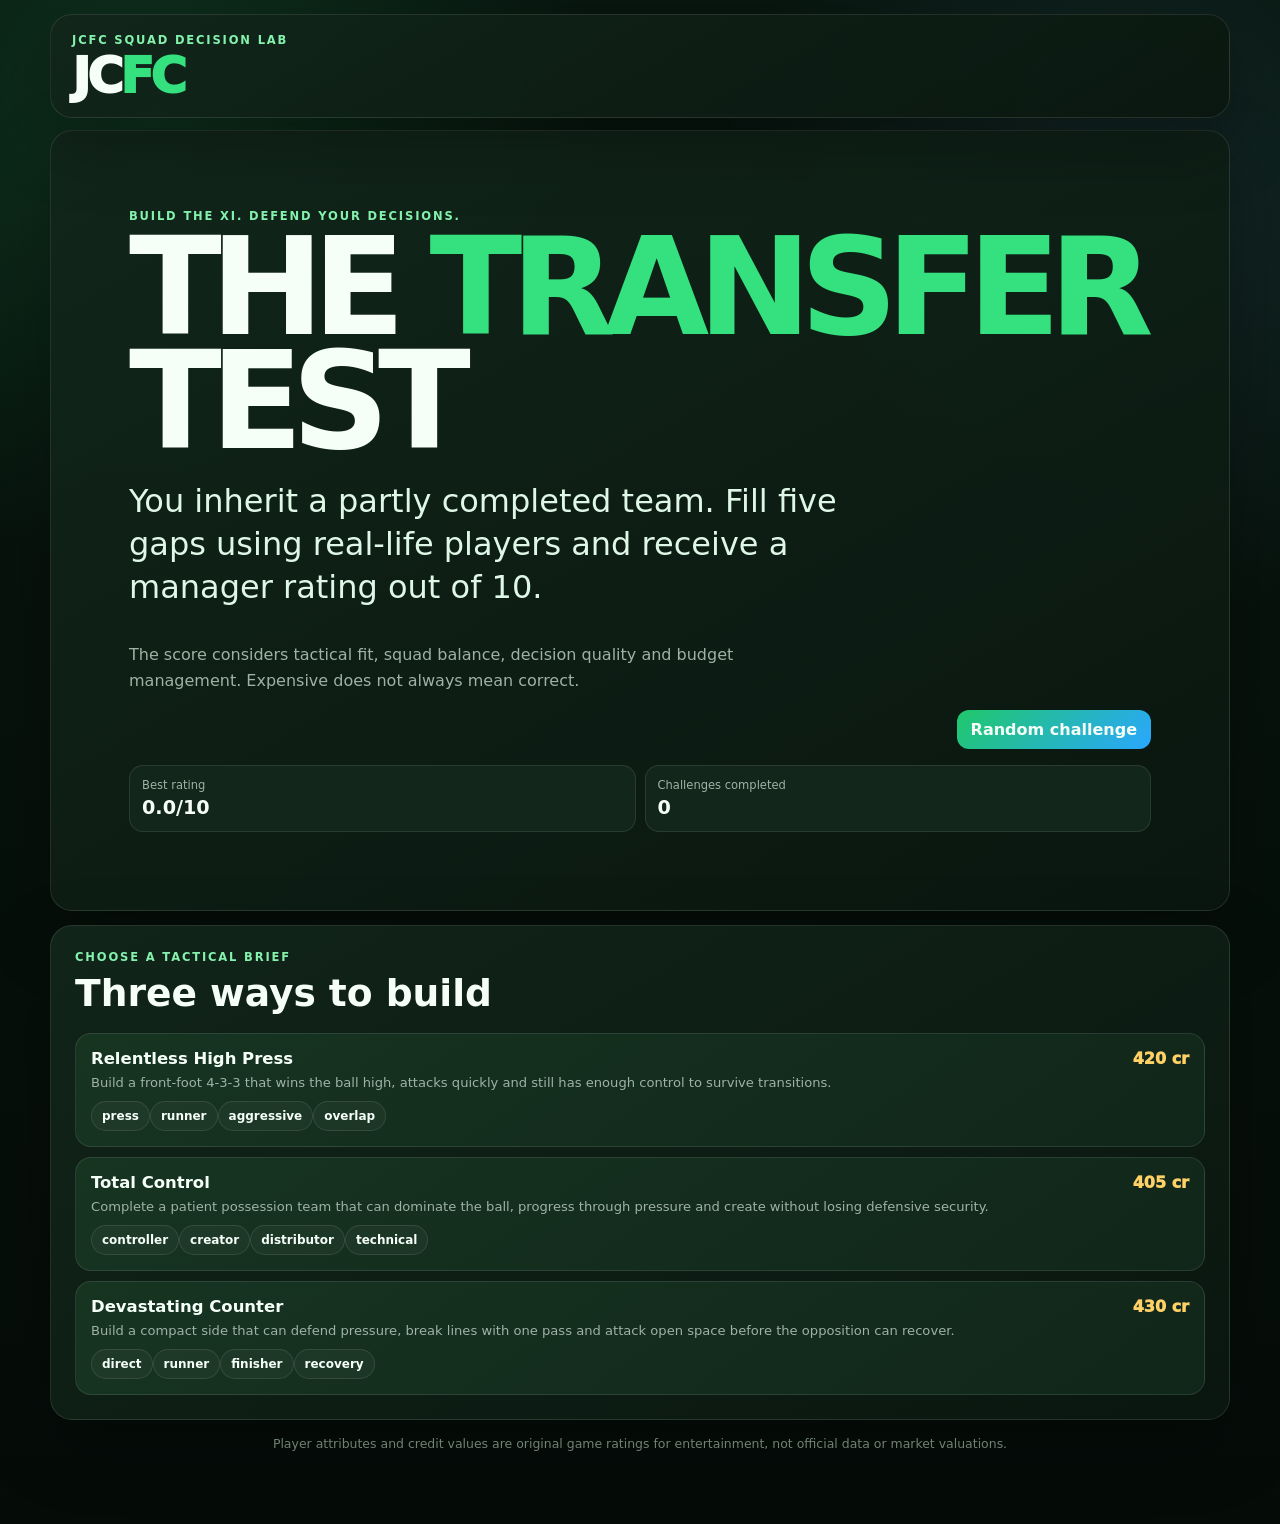
<file: index.html>
<!doctype html>
<html lang="en">
<head>
  <meta charset="utf-8" />
  <meta name="viewport" content="width=device-width,initial-scale=1,viewport-fit=cover" />
  <meta name="theme-color" content="#08150f" />
  <meta name="description" content="JCFC Squad Decision Lab — complete a football XI and get rated out of 10." />
  <title>JCFC — Squad Decision Lab</title>
  <link rel="stylesheet" href="./styles.css" />
</head>
<body>
  <div id="app"></div>
  <script src="./app.js" defer></script>
</body>
</html>
</file>
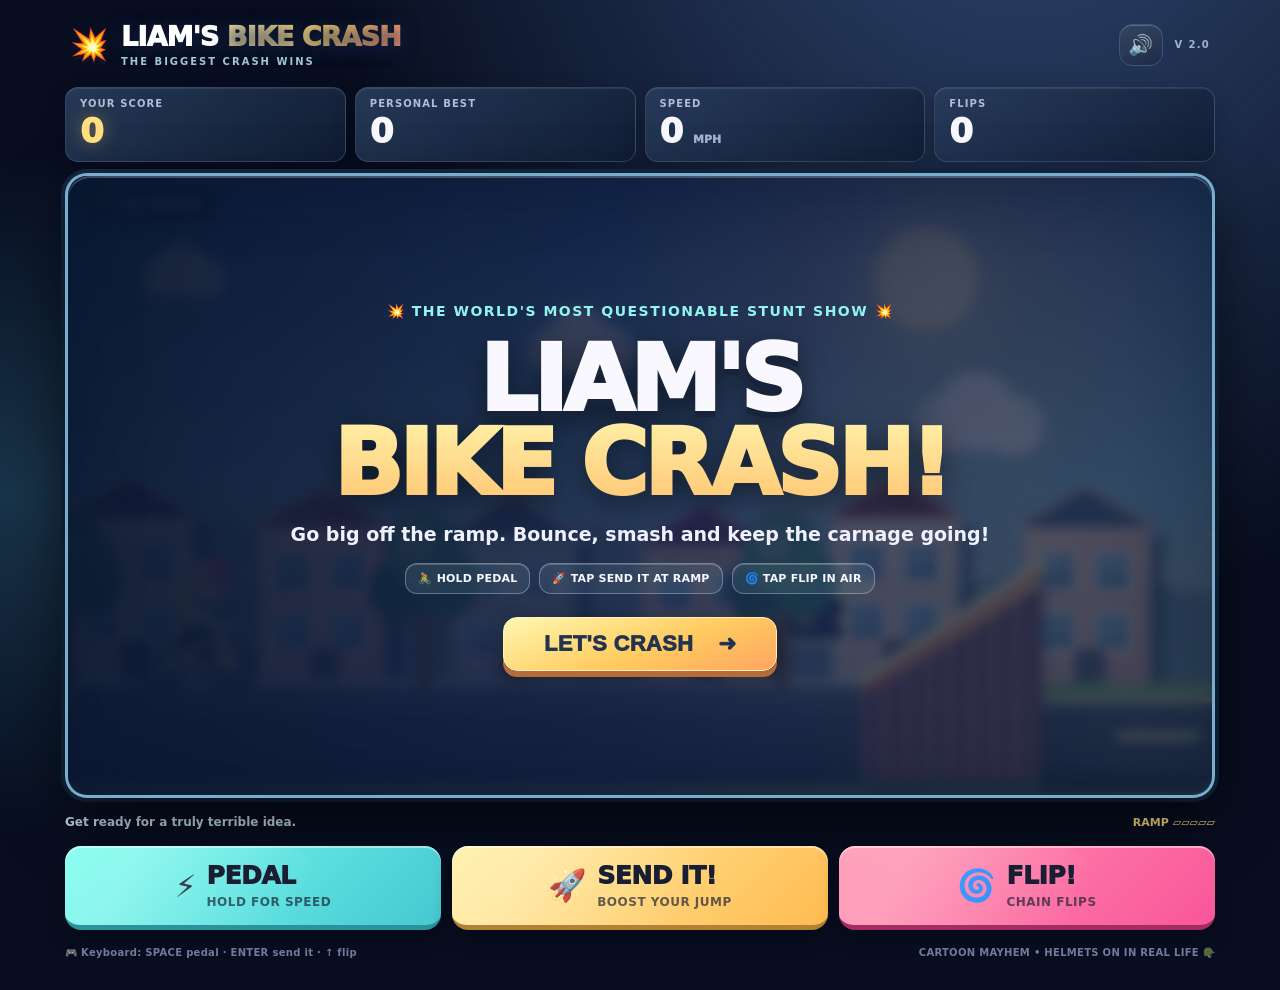
<file: liams-bike-crash/index.html>
<!doctype html>
<html lang="en">
<head>
  <meta charset="utf-8">
  <meta name="viewport" content="width=device-width,initial-scale=1,viewport-fit=cover,user-scalable=no">
  <meta name="theme-color" content="#111630">
  <meta name="apple-mobile-web-app-capable" content="yes">
  <meta name="apple-mobile-web-app-status-bar-style" content="black-translucent">
  <meta name="apple-mobile-web-app-title" content="Liam's Crash">
  <meta name="description" content="Pedal hard, hit the ramp, and cause the biggest cartoon bike crash in Liam's Bike Crash!">
  
  
  
  <style>
:root{color-scheme:dark;--bg:#101327;--card:#1b2140;--stroke:#353c5c;--ink:#f8f8fe;--muted:#9ca6c4;--pink:#ff568b;--yellow:#ffdf62;--aqua:#73edeb}
*{box-sizing:border-box}html,body{margin:0;min-height:100%;background:radial-gradient(circle at 65% -20%,#273263 0,transparent 48%),var(--bg);font-family:ui-rounded,system-ui,-apple-system,BlinkMacSystemFont,"Segoe UI",sans-serif;color:var(--ink)}body{overscroll-behavior:none;-webkit-tap-highlight-color:transparent}.game-shell{width:min(1190px,100%);margin:auto;padding:18px 20px 32px}.topbar,.brand,.right-header,.stats,.controls,.statusline,.footerline{display:flex;align-items:center}.topbar{justify-content:space-between;margin-bottom:16px}.brand{gap:12px}.brand-graphic{font-size:31px;filter:drop-shadow(0 4px 0 #101327)}.brand-title{font-size:clamp(16px,2.5vw,27px);font-weight:1000;letter-spacing:-1px;line-height:1.08}.brand-title span{color:var(--yellow)}.brand-sub{font-size:10px;letter-spacing:2px;color:var(--muted);font-weight:800;margin-top:5px}.right-header{gap:12px}.icon-btn{background:#242b4a;border:1px solid var(--stroke);color:white;width:44px;height:42px;font-size:20px;border-radius:13px;cursor:pointer}.icon-btn:focus-visible,.control:focus-visible,.start-btn:focus-visible{outline:3px solid white;outline-offset:3px}.mini-tag{font-size:10px;font-weight:900;color:var(--muted);letter-spacing:1.3px}.stats{gap:9px;margin-bottom:11px}.stat{flex:1;min-width:0;background:rgba(34,42,74,.85);border:1px solid var(--stroke);border-radius:13px;padding:10px 14px}.stat-label{display:block;color:#b2bcda;font-size:10px;font-weight:900;letter-spacing:1.1px;white-space:nowrap}.stat-value{display:block;font-weight:1000;font-size:clamp(20px,3.1vw,34px);font-variant-numeric:tabular-nums;letter-spacing:-1px;margin-top:2px}.stat-value.hot{color:var(--yellow)}.stat-value small{font-size:11px;color:var(--muted);letter-spacing:0}.viewport{position:relative;width:100%;aspect-ratio:16 / 8.7;background:#7cbeed;border:4px solid #394566;border-radius:22px;overflow:hidden;box-shadow:0 15px 45px #03061472;touch-action:none}#game{display:block;width:100%;height:100%}.game-chip{position:absolute;top:13px;left:14px;background:#15213abf;border:1px solid #ffffff4a;border-radius:100px;padding:8px 13px;font-size:11px;letter-spacing:1px;font-weight:1000;backdrop-filter:blur(4px)}.toast{position:absolute;top:18%;left:50%;transform:translate(-50%,-12px) scale(.95);font-size:clamp(16px,3vw,30px);font-weight:1000;text-align:center;white-space:nowrap;color:white;text-shadow:0 3px 1px #1b2248,0 0 20px #1b2248;opacity:0;pointer-events:none;transition:transform .18s,opacity .18s}.toast.show{opacity:1;transform:translate(-50%,0) scale(1.05)}.overlay{position:absolute;inset:0;background:linear-gradient(95deg,#0e1537dc 0%,#131842c4 48%,#111c3466 100%);display:flex;justify-content:center;align-items:center;text-align:center;padding:20px;backdrop-filter:blur(2px)}.overlay.hidden{display:none}.overlay-content{max-width:700px}.eyebrow{font-size:clamp(9px,1.7vw,14px);color:#f7ec98;font-weight:900;letter-spacing:1.5px}.overlay h1{font-size:clamp(40px,7.3vw,91px);letter-spacing:-4px;line-height:.93;font-weight:1000;margin:18px 0 12px;text-shadow:0 7px 0 #0c132d}.overlay h1 span{color:#ffd866;text-shadow:0 7px 0 #8c4a36}.overlay p{font-size:clamp(12px,1.8vw,19px);font-weight:700;color:#f0f1ff;margin:16px 0 18px}.howto{display:flex;justify-content:center;gap:9px;flex-wrap:wrap;margin-bottom:23px}.howto>span{padding:8px 12px;border-radius:12px;background:#ffffff1e;border:1px solid #ffffff3a;font-size:11px;font-weight:600;letter-spacing:.2px}.start-btn{background:#ffdb55;color:#242136;box-shadow:0 6px 0 #bb792e;border:0;border-radius:14px;font-weight:1000;font-size:clamp(16px,2vw,22px);letter-spacing:.3px;padding:13px 40px;cursor:pointer;transition:transform .12s,box-shadow .12s}.start-btn:hover{transform:translateY(-2px)}.start-btn:active{transform:translateY(5px);box-shadow:0 1px 0 #bb792e}.start-btn span{margin-left:18px}.statusline{justify-content:space-between;gap:15px;min-height:48px;font-size:12px;color:#c5cbdf;font-weight:800}.statusline>div:last-child{white-space:nowrap;color:var(--yellow);font-size:11px}.controls{gap:11px}.control{flex:1;display:flex;align-items:center;justify-content:center;gap:10px;min-height:84px;cursor:pointer;border:0;border-bottom:5px solid transparent;border-radius:16px;color:#1a1e32;user-select:none;-webkit-user-select:none;touch-action:none;transition:transform .09s,filter .09s;font-family:inherit;padding:10px 6px}.control.pedal{background:var(--aqua);border-bottom-color:#2b919a}.control.send{background:var(--yellow);border-bottom-color:#b28135}.control.flip{background:var(--pink);border-bottom-color:#a32d61}.control:active,.control.held{transform:translateY(3px);filter:brightness(1.08)}.control:active{border-bottom-width:2px}.control-icon{font-size:31px}.control strong,.control small{display:block;text-align:left}.control strong{font-size:clamp(14px,2.2vw,25px);line-height:1;font-weight:1000;letter-spacing:-.5px}.control small{font-size:clamp(9px,1vw,12px);font-weight:850;opacity:.68;margin-top:7px;letter-spacing:.5px}.footerline{justify-content:space-between;flex-wrap:wrap;gap:8px;font-size:10px;color:#737e9e;font-weight:700;letter-spacing:.3px;margin-top:17px}.results-score{color:var(--yellow);font-weight:1000;font-size:clamp(45px,6.5vw,77px);line-height:1.05;margin:4px 0;text-shadow:0 5px 0 #854832}.results-title{font-size:clamp(24px,4.2vw,50px)!important;letter-spacing:-2px!important;margin:11px 0!important}.results-meta{display:flex;justify-content:center;flex-wrap:wrap;gap:10px;margin:12px auto 20px}.results-meta span{background:#ffffff21;border:1px solid #ffffff44;border-radius:11px;padding:10px 14px;font-size:12px;font-weight:850}.record{color:#92f4ce!important;font-weight:1000!important}.jiggle{animation:jiggle .23s ease-out}@keyframes jiggle{0%,100%{transform:translateX(0)}25%{transform:translateX(-5px)}75%{transform:translateX(5px)}}@media(max-width:700px){.game-shell{padding:9px 10px 23px}.brand{gap:5px}.brand-graphic{font-size:26px}.brand-sub{font-size:8px;letter-spacing:1.1px}.right-header{gap:7px}.mini-tag{display:none}.icon-btn{width:37px;height:36px}.topbar{margin-bottom:10px}.stats{gap:5px;margin-bottom:7px}.stat{border-radius:9px;padding:7px 8px}.stat-label{font-size:8px;letter-spacing:0}.stat-value{font-size:21px}.viewport{aspect-ratio:4 / 3;border-radius:15px;border-width:3px}.overlay{padding:8px}.overlay h1{font-size:clamp(35px,9vw,58px);letter-spacing:-1.8px;margin:9px 0}.overlay p{font-size:12px;margin:10px 0}.eyebrow{font-size:8px;letter-spacing:.5px}.howto{gap:4px;margin-bottom:12px}.howto>span{padding:5px 6px;border-radius:6px;font-size:8px}.start-btn{padding:11px 27px;font-size:16px}.game-chip{font-size:9px;padding:6px 9px;top:7px;left:8px}.statusline{font-size:11px;min-height:41px}.statusline>div:last-child{font-size:9px}.controls{gap:6px}.control{gap:4px;min-height:74px;border-radius:12px;padding:5px 1px}.control-icon{font-size:22px}.control strong{font-size:15px}.control small{font-size:7.5px;letter-spacing:0;margin-top:6px}.footerline{font-size:9px;margin-top:10px;justify-content:center;text-align:center}.footerline span:last-child{display:none}.results-meta span{padding:6px 9px;font-size:10px}.results-score{font-size:40px}.results-title{font-size:23px!important}}
@media(max-width:370px){.control-icon{display:none}.control strong{font-size:14px}.brand-title{font-size:14px}.howto>span{font-size:7px}.overlay p{font-size:10px}}@media(prefers-reduced-motion:reduce){*,*::before,*::after{scroll-behavior:auto!important;animation-duration:.01ms!important;transition-duration:.01ms!important}}


/* PREMIUM ARCADE RE-SKIN — layered glass, neon, richer depth */
:root{--bg:#080e20;--card:#151f39;--stroke:#3f5579;--muted:#9fb2d2;--yellow:#ffdf7e;--pink:#ff648e;--aqua:#63ecdf}
body{background:radial-gradient(ellipse at 80% -30%,#344e7a 0%,transparent 50%),radial-gradient(ellipse at 0% 50%,#19344a 0%,transparent 48%),#080e20}
.game-shell{max-width:1210px}.topbar{padding:4px 5px}.brand-title{color:#fff;letter-spacing:-.9px;text-shadow:0 3px 18px #152548}.brand-title span{background:linear-gradient(115deg,#fff0af,#ffd16d 60%,#ff956c);-webkit-background-clip:text;background-clip:text;color:transparent}.brand-sub{color:#a1c6d6}.stat{background:linear-gradient(146deg,rgba(40,60,91,.92),rgba(17,29,53,.92));border:1px solid #5c74926b;box-shadow:inset 0 1px 0 #ffffff17,0 7px 22px #0003;backdrop-filter:blur(10px)}.stat-value.hot{text-shadow:0 0 17px #ffc95c60}
.viewport{border:3px solid #95b5d36b;box-shadow:0 23px 60px #0009,0 0 0 4px #142943, inset 0 0 44px #133d5477;background:#66a6c9}.viewport:after{content:'';position:absolute;inset:0;pointer-events:none;border-radius:inherit;box-shadow:inset 0 0 70px #07132968,inset 0 2px 0 #ffffff49}.game-chip{background:linear-gradient(110deg,#0b2848d9,#112342e8);border-color:#9edbeb70;box-shadow:0 4px 13px #0005;color:#e6fffb;letter-spacing:1.25px}.overlay{background:linear-gradient(112deg,#08152deb,#101b3dd0 56%,#16233985);backdrop-filter:blur(6px)}.overlay h1{filter:drop-shadow(0 7px 14px #0007);text-shadow:0 6px 0 #17223b}.overlay h1 span{background:linear-gradient(#fff3ab,#ffc26e);-webkit-background-clip:text;background-clip:text;color:transparent;text-shadow:none}.overlay .eyebrow{color:#91f5ed}.howto>span{background:#bde3fa17;border:1px solid #ddf9fa54;box-shadow:inset 0 1px 0 #fff3}.start-btn{background:linear-gradient(160deg,#fff8b1,#ffcc61 55%,#ffa560);border:1px solid #fff1bb;color:#25344e;box-shadow:0 6px 0 #b76c38,0 7px 21px #0005}.control{position:relative;overflow:hidden;box-shadow:inset 0 2px 0 #ffffff72,0 7px 20px #0005}.control:before{content:'';position:absolute;left:-30%;top:-100%;width:90%;height:300%;transform:rotate(30deg);background:linear-gradient(90deg,transparent,#ffffff37,transparent);pointer-events:none}.control.pedal{background:linear-gradient(135deg,#7bfff0,#45c8d1)}.control.send{background:linear-gradient(135deg,#fff0a6,#ffbb50)}.control.flip{background:linear-gradient(135deg,#ff94b0,#f9569a)}.control strong{position:relative}.control small{position:relative}.icon-btn{background:linear-gradient(155deg,#344662,#1d2b49);box-shadow:inset 0 1px 0 #ffffff36}.statusline{color:#c6dded}.results-score{text-shadow:0 0 40px #e9984f80,0 6px 0 #754f51}.toast{text-shadow:0 3px 2px #0e1932,0 0 25px #fcf19a88}
@media(max-width:700px){.viewport{border-width:2px}.stat{padding:7px 7px}.game-shell{padding-top:10px}.overlay h1{line-height:.98}.overlay{backdrop-filter:blur(3px)}.game-chip{letter-spacing:.35px}}

</style>
  <title>Liam's Bike Crash 💥</title>
</head>
<body>
  <div class="game-shell">
    <header class="topbar">
      <div class="brand"><span class="brand-graphic">💥</span><div><div class="brand-title">LIAM'S <span>BIKE CRASH</span></div><div class="brand-sub">THE BIGGEST CRASH WINS</div></div></div>
      <div class="right-header"><button class="icon-btn" id="soundBtn" aria-label="Toggle sound" aria-pressed="true">🔊</button><span class="mini-tag">V 2.0</span></div>
    </header>
    <main>
      <section class="stats" aria-label="Game statistics">
        <div class="stat"><span class="stat-label">YOUR SCORE</span><span id="score" class="stat-value hot">0</span></div>
        <div class="stat"><span class="stat-label">PERSONAL BEST</span><span id="best" class="stat-value">0</span></div>
        <div class="stat"><span class="stat-label">SPEED</span><span id="speed" class="stat-value">0 <small>MPH</small></span></div>
        <div class="stat"><span class="stat-label">FLIPS</span><span id="flips" class="stat-value">0</span></div>
      </section>
      <div class="viewport" id="viewport">
        <canvas id="game" aria-label="Cartoon bike crash game. Hold Pedal, use Send It at the ramp, and Flip in the air."></canvas>
        <div class="game-chip" id="gameChip">🏁 THE ESTATE</div>
        <div class="toast" id="toast" aria-live="polite"></div>
        <div class="overlay" id="overlay">
          <div class="overlay-content" id="overlayContent">
            <span class="eyebrow">💥 THE WORLD'S MOST QUESTIONABLE STUNT SHOW 💥</span>
            <h1>LIAM'S<br><span>BIKE CRASH!</span></h1>
            <p>Go big off the ramp. Bounce, smash and keep the carnage going!</p>
            <div class="howto"><span>🚴 HOLD <b>PEDAL</b></span><span>🚀 TAP <b>SEND IT</b> AT RAMP</span><span>🌀 TAP <b>FLIP</b> IN AIR</span></div>
            <button class="start-btn" id="startBtn">LET'S CRASH <span>➜</span></button>
          </div>
        </div>
      </div>
      <div class="statusline"><div id="statusText">Get ready for a truly terrible idea.</div><div id="rampStatus">RAMP <span id="rampMeter">▱▱▱▱▱</span></div></div>
      <div class="controls" aria-label="Game controls">
        <button class="control pedal" id="pedalBtn"><span class="control-icon">⚡</span><span><strong>PEDAL</strong><small>HOLD FOR SPEED</small></span></button>
        <button class="control send" id="sendBtn"><span class="control-icon">🚀</span><span><strong>SEND IT!</strong><small>BOOST YOUR JUMP</small></span></button>
        <button class="control flip" id="flipBtn"><span class="control-icon">🌀</span><span><strong>FLIP!</strong><small>CHAIN FLIPS</small></span></button>
      </div>
      <div class="footerline"><span>🎮 Keyboard: <b>SPACE</b> pedal · <b>ENTER</b> send it · <b>↑</b> flip</span><span>CARTOON MAYHEM • HELMETS ON IN REAL LIFE 🪖</span></div>
    </main>
  </div>
  <noscript><div style="padding:18px;background:#ffe26a;color:#15192c;text-align:center;font-weight:bold">This game needs JavaScript. Open the HTML file in Safari or Chrome rather than an in-app file preview.</div></noscript>
  <script>
'use strict';
(() => {
  const canvas = document.querySelector('#game');
  const ctx = canvas.getContext('2d');
  const viewport = document.querySelector('#viewport');
  const els = {
    overlay: document.querySelector('#overlay'), overlayContent: document.querySelector('#overlayContent'),
    score: document.querySelector('#score'), best: document.querySelector('#best'),
    speed: document.querySelector('#speed'), flips: document.querySelector('#flips'),
    status: document.querySelector('#statusText'), meter: document.querySelector('#rampMeter'),
    toast: document.querySelector('#toast'), sound: document.querySelector('#soundBtn'),
    pedal: document.querySelector('#pedalBtn'), send: document.querySelector('#sendBtn'),
    flip: document.querySelector('#flipBtn')
  };
  const H = 540, RAMP_START = 690, RAMP_END = 845, PI2 = Math.PI * 2;
  const clamp = (v,a,b) => Math.max(a, Math.min(b,v));
  const lerp = (a,b,t) => a+(b-a)*t;
  const rand = (a,b) => a + Math.random()*(b-a);
  let viewW = 960, dpr = 1, cameraX = 0, cameraY = 0, last = 0, tick = 0, toastTimer = 0;
  let muted = false, audio = null, best = 0, particles = [], popups = [];
  let pedalHeld = false, pointerPedal = false, keyboardPedal = false;
  const objects = [
    {x:1170,type:'cones',w:94,h:56,points:550},
    {x:1510,type:'barrier',w:118,h:82,points:750},
    {x:1850,type:'billboard',w:156,h:220,points:1600},
    {x:2240,type:'skip',w:155,h:114,points:1250},
    {x:2610,type:'car',w:188,h:102,points:2000},
    {x:2930,type:'barrels',w:120,h:100,points:950},
    {x:3270,type:'bus',w:257,h:180,points:3400},
    {x:3610,type:'bin',w:70,h:95,points:820},
    {x:3860,type:'piano',w:150,h:133,points:2300},
    {x:4200,type:'car',w:190,h:103,points:1850},
    {x:4510,type:'barrier',w:118,h:82,points:850},
    {x:4770,type:'gnome',w:48,h:80,points:1350},
    {x:5100,type:'truck',w:228,h:177,points:3900},
    {x:5470,type:'barrels',w:120,h:100,points:1100},
    {x:5790,type:'skip',w:153,h:114,points:1600},
    {x:6150,type:'car',w:190,h:102,points:2100},
    {x:6460,type:'cones',w:92,h:55,points:750},
    {x:6690,type:'billboard',w:155,h:210,points:1500}
  ];
    const texts = {
    ready:'Get ready for a truly terrible idea.', run:'HOLD PEDAL! Get some speed for the big launch.',
    ramp:'RAMP APPROACHING! Press SEND IT near the edge!',
    air:'BIG AIR! Tap FLIP for spins, then smash through the street!',
    crash:'SMASH COMBO! Keep bouncing — every hit adds points!',done:'One more go? You know you want to.'
  };
  function readBest(){try{return Number(localStorage.getItem('liams_bike_crash_best'))||0;}catch{return 0;}}
  function saveBest(value){try{localStorage.setItem('liams_bike_crash_best',String(value));}catch{/* private mode */}}
  best = readBest();
  els.best.textContent = best.toLocaleString('en-GB');
  const freshState = () => ({phase:'ready',x:112,y:401,speed:8.5,vx:0,vy:0,angle:0,rotV:0,
    spinTravel:0,flips:0,bonus:0,distance:0,impacts:0,airtime:0,crashTime:0,
    launchBoost:false,launched:false,bail:false,shake:0,time:0,groundTimer:0,hit:new Set(),newRecord:false,
    hitCooldown:0,combo:0,airSeconds:0,groundHits:0,trail:[],lastImpact:0});
    let s=freshState();

  function groundY(x){if(x>=RAMP_START && x<=RAMP_END)return 443-100*(x-RAMP_START)/(RAMP_END-RAMP_START);return x<RAMP_START?443:455;}
  function actualScore(){return Math.max(0,Math.round(s.bonus+s.distance*.45));}
  function showToast(str,time=1300){els.toast.textContent=str;els.toast.classList.add('show');clearTimeout(toastTimer);toastTimer=setTimeout(()=>els.toast.classList.remove('show'),time);}
  function playSound(kind){
    if(muted)return;
    try{
      const AC=window.AudioContext||window.webkitAudioContext;
      if(!AC)return;
      if(!audio)audio=new AC();
      if(audio.state==='suspended')audio.resume();
      const t=audio.currentTime,osc=audio.createOscillator(),gain=audio.createGain();
      const e={pedal:[220,290,.09,'sawtooth',.035],send:[260,840,.38,'sawtooth',.13],
        flip:[590,310,.16,'sine',.075],hit:[130,47,.4,'triangle',.22],
        bonus:[500,950,.24,'sine',.12],done:[440,210,.46,'triangle',.10]}[kind]||[300,500,.12,'sine',.04];
      osc.type=e[3];osc.frequency.setValueAtTime(e[0],t);osc.frequency.exponentialRampToValueAtTime(e[1],t+e[2]);
      gain.gain.setValueAtTime(e[4],t);gain.gain.exponentialRampToValueAtTime(.0001,t+e[2]);
      osc.connect(gain);gain.connect(audio.destination);osc.start(t);osc.stop(t+e[2]+.02);
    }catch{/* audio is optional */}
  }
  function start(){
    if(s.phase!=='ready'&&s.phase!=='done')return;
    s=freshState();s.phase='run';s.y=groundY(s.x)-39;cameraX=0;cameraY=0;particles=[];popups=[];
    for(const o of objects)o.hit=false;
    els.overlay.classList.add('hidden');els.status.textContent=texts.run;els.meter.textContent='▰▱▱▱▱';
    showToast('🚴 GO LIAM GO!');playSound('pedal');updateUI();
  }
  function addParticles(x,y,n,color){for(let i=0;i<n;i++)particles.push({x,y,vx:rand(-5.5,5.5),vy:rand(-8,-1),r:rand(2.5,7),life:rand(22,52),max:52,color,spin:rand(-2,2)});}
  function addPopup(x,y,text,color='#fff'){popups.push({x,y,text,color,life:75});}
  function sendIt(){
    if(s.phase==='ready'||s.phase==='done'){start();return;}
    if(s.phase==='run'){
      if(s.x>=RAMP_START-70 && s.x<=RAMP_END){
        if(s.launchBoost)return;
        s.launchBoost=true;s.bonus+=600;
        showToast(s.x>770?'🔥 TURBO SEND! +600':'🚀 JUMP BOOST! +600');
        addPopup(s.x,s.y-90,'+600 TURBO BOOST','#ffee9d');playSound('send');
      }else if(s.x>RAMP_END){return;}else showToast('⏰ HIT SEND IT CLOSER TO THE RAMP!');
    }
  }
    function flip(){
    if(s.phase==='air'){
      s.rotV=clamp(s.rotV+.09,-.48,.52);
      addParticles(s.x,s.y-10,6,'#ffdf62');playSound('flip');
    }else if(s.phase==='run'&&s.x>RAMP_START-70)sendIt();
  }
    function launch(){
    s.phase='air';s.launched=true;s.angle=-.30;
    s.vx=s.speed*1.03+3.1+(s.launchBoost?3.5:0);
    s.vy=-(11.0+s.speed*.36+(s.launchBoost?2.9:0));
    s.rotV=(s.launchBoost?.024:.016);
    s.x=RAMP_END+3;s.y=groundY(RAMP_END)-39;
    s.bonus+=Math.round(s.speed*24);
    addParticles(s.x,s.y+32,34,'#ffe8a3');addPopup(s.x,s.y-55,'MEGA AIR!','#ffeb80');
    showToast(s.launchBoost?'🚀 TURBO LAUNCH — SEND IT LIAM!':'🛫 LIAM IS AIRBORNE!');
    playSound('send');els.status.textContent=texts.air;
  }
    function crashImpact(force,thing){
    if(s.hitCooldown>0)return;
    s.hitCooldown=8;
    s.combo++;s.groundHits++;
    const multiplier=Math.min(3,1+s.combo*.12);
    const award=Math.round(Math.max(220,force*55+Math.abs(s.vx)*20)*multiplier);
    s.bonus+=award;s.impacts++;
    s.shake=clamp(s.shake+force*.56,3,19);
    const message=thing||(['MEGA BONK!','CRUNCH!','TOTAL CARNAGE!','OHHH LIAM!','INSURANCE CLAIM!'][Math.floor(rand(0,5))]);
    addPopup(s.x,s.y-66,`${message} +${award.toLocaleString('en-GB')}`,'#fff3a6');
    addParticles(s.x,s.y+16,Math.min(36,13+Math.round(force)),'#ffc080');
    playSound('hit');
    if(s.phase==='air'){
      s.phase='crash';s.crashTime=0;s.bail=true;els.status.textContent=texts.crash;
      showToast('💥 FIRST HIT! KEEP THE COMBO GOING!');
    }
  }
    function hitObstacle(obj){
    if(obj.hit)return;
    obj.hit=true;
    const points=Math.round((obj.points+Math.abs(s.vx)*31)*(1+Math.min(2,s.combo*.1)));
    s.bonus+=points;
    const names={billboard:'BILLBOARD BASH!',piano:'PIANO PANIC!',bus:'BUS BUSTER!',truck:'TRUCK TROUBLE!',
      gnome:'GNOME GONE!',car:'CAR-NAGE!',skip:'SKIP SMASH!',barrier:'BARRIER BROKEN!',barrels:'BARREL ROLL!',cones:'CONE CHAOS!',bin:'BIN THERE!'};
    addPopup(obj.x,groundY(obj.x)-obj.h-19,`💥 ${names[obj.type]||'SMASH!'} +${points.toLocaleString('en-GB')}`,'#a5fff1');
    addParticles(obj.x,groundY(obj.x)-obj.h*.48,36,['#fc996e','#ffe08e','#67f5db'][s.impacts%3]);
    s.shake=16;
    const impactForce=Math.max(5,Math.abs(s.vx)*.6);
    s.hitCooldown=0;crashImpact(impactForce,'DIRECT HIT!');
    s.vx*=obj.type==='truck'||obj.type==='bus'?.78:.91;
    s.vy=-Math.max(6.8,Math.abs(s.vy)*.42+4.5);
    s.rotV=clamp(s.rotV+rand(.06,.14),-.62,.62);
    s.groundTimer=0;
  }
    function endRun(){
    if(s.phase==='done')return;
    s.phase='done';pedalHeld=pointerPedal=keyboardPedal=false;els.pedal.classList.remove('held');
    const points=actualScore();const newHigh=points>best;
    if(newHigh){best=points;saveBest(best);s.newRecord=true;}
    const rank=points>=22000?'INSURANCE NIGHTMARE':points>=13000?'STUNT LEGEND':points>=7000?'ABSOLUTE CARNAGE':points>=3000?'PROPER WIPEOUT':'SPECTACULAR SPLAT';
    const distance=Math.round(s.distance/10);
    const record=newHigh?'<p class="record">🏆 NEW PERSONAL BEST!</p>':'<p>Can you top that crash?</p>';
    els.overlayContent.innerHTML=`<span class="eyebrow">🚨 STUNT REPORT 🚨</span>
       <h2 class="results-title">${rank}!</h2>
       <div class="results-score">${points.toLocaleString('en-GB')}</div>
       <div class="results-meta"><span>🛣️ ${distance}m covered</span><span>🌀 ${s.flips} flips</span><span>💥 ${s.impacts} hits</span></div>
       ${record}<button class="start-btn" id="againBtn">CRASH AGAIN <span>↻</span></button>`;
    els.overlay.classList.remove('hidden');
    bindStart(document.querySelector('#againBtn'));
    els.status.textContent=texts.done;
    playSound(newHigh?'bonus':'done');
    if(newHigh){for(let i=0;i<85;i++)addParticles(s.x+rand(-270,270),rand(0,260),1,['#ffdd59','#ff628d','#72f0ef'][i%3]);}
    updateUI();
  }
  function update(dt){
    tick+=dt;
    if(s.hitCooldown>0)s.hitCooldown=Math.max(0,s.hitCooldown-dt);
    if(s.phase==='run'){
      s.time+=dt;
      s.speed=clamp(s.speed+(pedalHeld?.275:.045)*dt,8.5,30);
      s.x+=s.speed*dt;
      s.y=groundY(s.x)-39;
      s.angle=(s.x>=RAMP_START && s.x<RAMP_END)?-.46:Math.sin(tick*.17)*.025;
      els.status.textContent=(s.x>RAMP_START-180&&s.x<RAMP_END)?texts.ramp:texts.run;
      const progress=clamp((s.x-115)/(RAMP_END-115),0,1);
      const pips=Math.min(5,Math.floor(progress*5));els.meter.textContent='▰'.repeat(pips)+'▱'.repeat(5-pips);
      if(s.x>=RAMP_END)launch();
    }else if(s.phase==='air'||s.phase==='crash'){
      s.time+=dt;
      const wasAir=s.phase==='air';
      if(wasAir){s.airtime+=dt;s.airSeconds=s.airtime/60;}
      else s.crashTime+=dt;
      s.vy+=.51*dt;
      s.x+=s.vx*dt;
      s.y+=s.vy*dt;
      const rotation=s.rotV*dt;
      s.angle+=rotation;
      if(wasAir){
        s.rotV*=Math.pow(.996,dt);
        s.spinTravel+=Math.abs(rotation);
        const count=Math.floor(s.spinTravel/PI2);
        if(count>s.flips){
          const just=count-s.flips;s.flips=count;s.bonus+=just*1100;
          addPopup(s.x,s.y-70,`🌀 ${count} FLIP${count>1?'S':''}! +${just*1100}`,'#ffee90');
          addParticles(s.x,s.y-24,19,'#ffe78f');playSound('bonus');
        }
        s.vx*=Math.pow(.999,dt);
      }else{
        s.rotV=clamp(s.rotV*.992+.006*dt,-.65,.65);
        s.vx*=Math.pow(.996,dt);
      }
      s.distance=Math.max(0,s.x-RAMP_END);
      // Rider overlaps an obstacle's physical shape; contacts start a multi-hit tumble, never an instant end.
      for(const obj of objects){
        if(obj.hit || Math.abs(s.x-obj.x)>(obj.w*.5+38))continue;
        const bottom=groundY(obj.x);
        if(s.y+55>bottom-obj.h && s.y-62<bottom+12)hitObstacle(obj);
      }
      const ground=groundY(s.x)-39;
      if(s.y>=ground && s.vy>=0){
        const force=Math.abs(s.vy);
        s.y=ground;
        if(wasAir){s.phase='crash';s.crashTime=0;s.bail=true;els.status.textContent=texts.crash;}
        if(force>3.1){
          crashImpact(force);
          s.vy=-Math.min(13,Math.max(0,force*.53));
          s.vx*=.94;
          s.rotV=clamp(s.rotV+rand(-.05,.13),-.63,.63);
          s.groundTimer=0;
        }else{s.vy=0;s.vx*=Math.pow(.968,dt);}
      }else s.groundTimer=0;
      // A generous post-landing window gives time to bounce through multiple street obstacles.
      if(s.phase==='crash'&&(s.crashTime>740||(s.crashTime>140&&s.groundTimer>48&&Math.abs(s.vx)<2)||s.x>7100))endRun();
      if(s.phase==='air'&&s.x>7000){crashImpact(18,'MOONSHOT!');s.vy=5;}
    }
    cameraX=lerp(cameraX,Math.max(0,s.x-viewW*.3),clamp(.075*dt,0,1));
    // Camera follows high jumps vertically so Liam stays visible rather than disappearing off-screen.
    const targetY=(s.phase==='air'||s.phase==='crash')?clamp(157-s.y,0,550):0;
    cameraY=lerp(cameraY,targetY,clamp(.06*dt,0,1));
    s.shake*=Math.pow(.83,dt);if(s.shake<.1)s.shake=0;
    for(const p of particles){p.x+=p.vx*dt;p.y+=p.vy*dt;p.vy+=.31*dt;p.life-=dt;}
    particles=particles.filter(p=>p.life>0).slice(-260);
    for(const p of popups){p.y-=.75*dt;p.life-=dt;}
    popups=popups.filter(p=>p.life>0);
  }
    function updateUI(){
    els.score.textContent=actualScore().toLocaleString('en-GB');
    els.best.textContent=Math.max(best,actualScore()).toLocaleString('en-GB');
    const velocity=s.phase==='run'?s.speed:Math.hypot(s.vx,s.vy);
    els.speed.innerHTML=`${s.phase==='ready'?0:Math.round(velocity*3)} <small>MPH</small>`;
    els.flips.textContent=s.flips;
  }
  function roundRect(x,y,w,h,r,color){
    if(w<=0||h<=0)return;
    r=Math.max(0,Math.min(r,w/2,h/2));ctx.fillStyle=color;ctx.beginPath();
    if(typeof ctx.roundRect==='function')ctx.roundRect(x,y,w,h,r);
    else{ctx.moveTo(x+r,y);ctx.lineTo(x+w-r,y);ctx.quadraticCurveTo(x+w,y,x+w,y+r);
      ctx.lineTo(x+w,y+h-r);ctx.quadraticCurveTo(x+w,y+h,x+w-r,y+h);
      ctx.lineTo(x+r,y+h);ctx.quadraticCurveTo(x,y+h,x,y+h-r);
      ctx.lineTo(x,y+r);ctx.quadraticCurveTo(x,y,x+r,y);ctx.closePath();}
    ctx.fill();
  }
  function line(x1,y1,x2,y2,color,width=3){ctx.strokeStyle=color;ctx.lineWidth=width;ctx.lineCap='round';ctx.beginPath();ctx.moveTo(x1,y1);ctx.lineTo(x2,y2);ctx.stroke();}
  function circle(x,y,r,color){ctx.fillStyle=color;ctx.beginPath();ctx.arc(x,y,r,0,PI2);ctx.fill();}
  function poly(points,color){ctx.beginPath();ctx.moveTo(points[0][0],points[0][1]);for(let i=1;i<points.length;i++)ctx.lineTo(points[i][0],points[i][1]);ctx.closePath();ctx.fillStyle=color;ctx.fill();}
  function text(str,x,y,font,color,align='center'){ctx.font=font;ctx.fillStyle=color;ctx.textAlign=align;ctx.fillText(str,x,y);}
  function drawCloud(x,y,size){
    ctx.save();ctx.translate(x,y);ctx.scale(size,size);
    ctx.shadowColor='#ffffff4e';ctx.shadowBlur=22;
    circle(0,0,24,'#ffffffac');circle(28,-13,32,'#fffffff0');circle(60,1,26,'#ffffffc8');
    roundRect(-14,0,94,22,11,'#ffffffe3');ctx.restore();
  }
  function backdrop(){
    const g=ctx.createLinearGradient(0,-cameraY,0,H+240);
    g.addColorStop(0,'#3469ad');g.addColorStop(.34,'#82c5e1');g.addColorStop(.76,'#f6b88d');g.addColorStop(1,'#f4bd9e');
    ctx.fillStyle=g;ctx.fillRect(-80,-800,viewW+160,H+1500);
    // Golden-hour sunlight and scattered bloom.
    const sunX=viewW*.75-cameraX*.019,sy=90;
    const light=ctx.createRadialGradient(sunX,sy,12,sunX,sy,280);
    light.addColorStop(0,'#fff8d1b9');light.addColorStop(.25,'#ffe5b16b');light.addColorStop(1,'#ffd0a500');
    ctx.fillStyle=light;ctx.fillRect(sunX-285,sy-285,570,570);
    circle(sunX,sy,45,'#fff0c3');circle(sunX,sy,33,'#fff9da');
    for(let i=-1;i<11;i++)drawCloud(i*340+80-(cameraX*.13%340),88+(i%4)*64,.65+(i%3)*.18);
    // Two layers of distant hills / town silhouette.
    ctx.fillStyle='#7da2af';ctx.beginPath();ctx.moveTo(-80,H);
    for(let x=-80;x<viewW+100;x+=22){const wx=x+cameraX*.13;ctx.lineTo(x,334-Math.sin(wx*.006)*31-Math.sin(wx*.017)*16);}
    ctx.lineTo(viewW+100,H);ctx.closePath();ctx.fill();
    ctx.fillStyle='#6a8fa3';ctx.beginPath();ctx.moveTo(-80,H);
    for(let x=-80;x<viewW+100;x+=22){const wx=x+cameraX*.24;ctx.lineTo(x,374-Math.sin(wx*.009)*20-Math.cos(wx*.028)*13);}
    ctx.lineTo(viewW+100,H);ctx.closePath();ctx.fill();
    // Refined parallax village with windows, shutters, balconies, roof trim.
    const origin=Math.floor((cameraX*.52-230)/166)*166;
    for(let wx=origin;wx<cameraX*.52+viewW+245;wx+=166){
      const x=wx-cameraX*.52,n=Math.abs(Math.floor(wx/166)),y=296+(n%4)*8;
      ctx.fillStyle='#253b5977';ctx.fillRect(x+11,y+9,112,180);
      const wg=ctx.createLinearGradient(x,y,x+114,y+150);
      wg.addColorStop(0,['#fff1d4','#ffdcc5','#b9d7d8','#f2dbb9'][n%4]);
      wg.addColorStop(1,['#c9b2af','#ca9c9e','#849fa9','#d1a38b'][n%4]);
      roundRect(x,y,109,164,3,wg);
      poly([[x-10,y+2],[x+53,y-36],[x+118,y+2]],['#714d70','#8d5263','#4c6682'][n%3]);
      line(x-7,y+2,x+54,y-33,'#ffddc9',3);line(x+54,y-33,x+113,y+2,'#ffddc9',3);
      for(let row=0;row<2;row++)for(let col=0;col<2;col++){
        const xx=x+15+col*48,yy=y+26+row*52;
        roundRect(xx-3,yy-3,34,37,3,'#fff2e1');
        const glass=ctx.createLinearGradient(xx,yy,xx+28,yy+30);glass.addColorStop(0,'#87c7de');glass.addColorStop(1,'#4b789b');
        roundRect(xx,yy,27,30,2,glass);
        line(xx+14,yy,xx+14,yy+30,'#e0e7e8',2);line(xx,yy+14,xx+27,yy+14,'#d7dfdf',2);
        roundRect(xx-5,yy+33,38,4,1,'#e8c3b5');
      }
      roundRect(x+44,y+109,26,55,2,'#58637b');circle(x+64,y+137,2,'#f0d98c');
      roundRect(x+7,y+160,98,4,1,'#ffffff48');
    }
  }
    function worldGround(){
    const x0=cameraX-150,x1=cameraX+viewW+160;
    const lawn=ctx.createLinearGradient(0,442,0,600);lawn.addColorStop(0,'#89b678');lawn.addColorStop(1,'#456b55');
    ctx.fillStyle=lawn;ctx.fillRect(-40,442,viewW+120,H+250);
    for(let wx=Math.floor(x0/70)*70;wx<x1;wx+=70){
      const x=wx-cameraX;line(x,448,x+8,442,'#bce5a1',2);line(x+22,453,x+33,444,'#689d69',2);
      if(wx%210===0){circle(x+42,469,4,'#ffdf80');circle(x+49,469,3,'#f6ebff');}
    }
    const roadX=Math.max(0,RAMP_END-cameraX);
    const asphalt=ctx.createLinearGradient(0,455,0,532);
    asphalt.addColorStop(0,'#5c6a7a');asphalt.addColorStop(.12,'#48586d');asphalt.addColorStop(.82,'#34445c');asphalt.addColorStop(1,'#263449');
    ctx.fillStyle=asphalt;ctx.fillRect(roadX,455,viewW+150,82);
    line(roadX,457,viewW+160,457,'#e7d5ae',5);line(roadX,527,viewW+170,527,'#253447',7);
    for(let wx=Math.max(910,Math.floor(x0/145)*145);wx<x1;wx+=145){
      roundRect(wx-cameraX,486,72,5,2,'#fcecb0');
      roundRect(wx-cameraX+4,492,61,2,1,'#fff7d627');
    }
    for(let wx=Math.max(850,Math.floor(x0/65)*65);wx<x1;wx+=65){
      circle(wx-cameraX,463+(wx%4)*9,1.5,'#ffffff12');
    }
    const before=Math.min(x1,RAMP_START);
    if(before>x0){
      ctx.fillStyle=asphalt;ctx.fillRect(x0-cameraX,443,before-x0,87);
      line(x0-cameraX,442,before-cameraX,442,'#b9cad7',6);
    }
    ctx.save();ctx.shadowColor='#09233d88';ctx.shadowBlur=17;ctx.shadowOffsetY=6;
    poly([[RAMP_START-cameraX,443],[RAMP_END-cameraX,343],[RAMP_END-cameraX,529],[RAMP_START-cameraX,529]],'#775267');
    ctx.restore();
    const planks=ctx.createLinearGradient(RAMP_START-cameraX,0,RAMP_END-cameraX,0);
    planks.addColorStop(0,'#aa6671');planks.addColorStop(.5,'#e9a578');planks.addColorStop(1,'#ffcc88');
    poly([[RAMP_START-cameraX,443],[RAMP_END-cameraX,343],[RAMP_END-cameraX,357],[RAMP_START-cameraX,456]],planks);
    for(let j=0;j<8;j++)line(RAMP_START-cameraX+j*19,450-j*12.8,RAMP_START-cameraX+j*19,521,'#ffd7a05a',4);
    line(RAMP_START-cameraX,440,RAMP_END-cameraX,339,'#fff0b1',10);
    line(RAMP_START-cameraX,447,RAMP_END-cameraX,346,'#e97c60',4);
    roundRect(572-cameraX,365,105,43,7,'#fcf0c3');
    roundRect(576-cameraX,369,97,35,5,'#2a3d5f');
    text('SEND IT  ➜',625-cameraX,393,'1000 17px system-ui','#ffeb98');
    // Roadside sponsor / distance markers.
    roundRect(4060-cameraX,328,9,127,2,'#3b4b65');
    roundRect(4000-cameraX,295,137,50,5,'#ffdc83');
    text('SMASH ZONE',4068-cameraX,325,'900 17px system-ui','#30415a');
  }
    function drawCone(x,base,size=1){ctx.save();ctx.translate(x,base);ctx.scale(size,size);circle(0,-2,27,'#0e273652');roundRect(-20,-10,40,9,2,'#313d59');poly([[-14,-10],[0,-52],[14,-10]],'#f96b43');poly([[-9,-25],[-5,-36],[5,-36],[9,-25]],'#fff1c0');ctx.restore();}
  function drawObstacle(o){
    const x=o.x-cameraX,b=groundY(o.x);if(x<-290||x>viewW+290)return;
    ctx.save();ctx.translate(x,b);ctx.globalAlpha=o.hit?.23:1;
    // Soft real-time contact shadows.
    ctx.fillStyle='#172b3c52';ctx.beginPath();ctx.ellipse(0,-4,Math.max(35,o.w*.45),10,0,0,PI2);ctx.fill();
    if(o.type==='cone'||o.type==='cones'){
      if(o.type==='cone')drawCone(0,0);
      else{drawCone(-30,0,.85);drawCone(12,0,1.08);drawCone(39,0,.72);}
    }
    if(o.type==='barrier'){
      roundRect(-60,-65,120,20,3,'#ebf0e3');roundRect(-60,-65,120,8,2,'#ff825d');
      for(let j=0;j<5;j++)poly([[-53+j*24,-45],[-39+j*24,-45],[-26+j*24,-65],[-40+j*24,-65]],'#ec664e');
      roundRect(-45,-45,13,45,2,'#ffe1ad');roundRect(32,-45,13,45,2,'#ffe1ad');
      roundRect(-52,-12,104,11,3,'#38465d');
      circle(-43,-6,4,'#fcf2bc');circle(42,-6,4,'#fcf2bc');
    }
    if(o.type==='skip'){
      const g=ctx.createLinearGradient(-65,-115,70,0);g.addColorStop(0,'#ffcd58');g.addColorStop(1,'#cb7348');
      poly([[-73,-96],[74,-96],[59,-8],[-57,-8]],g);
      roundRect(-77,-108,154,16,3,'#ffe38b');
      for(let j=0;j<5;j++)line(-51+j*25,-80,-43+j*25,-22,'#b2735355',3);
      roundRect(-46,-66,92,33,4,'#313e56');text("LIAM'S SKIP",0,-44,'900 12px system-ui','#ffdf83');
    }
    if(o.type==='billboard'){
      roundRect(-58,-187,12,187,2,'#41566a');roundRect(45,-187,12,187,2,'#41566a');
      const bg=ctx.createLinearGradient(-78,-210,75,-100);bg.addColorStop(0,'#263e75');bg.addColorStop(.55,'#a4427e');bg.addColorStop(1,'#ff8c70');
      ctx.save();ctx.shadowColor='#091d386b';ctx.shadowBlur=16;roundRect(-87,-228,174,98,9,bg);ctx.restore();
      roundRect(-82,-222,164,88,7,'#1a26465c');
      text('NO BRAKES',0,-184,'1000 25px system-ui','#fff3ba');
      text('NO PROBLEM!',0,-157,'900 17px system-ui','#a2fff2');
      for(let j=0;j<4;j++)circle(-61+j*39,-138,2,'#fff2cf');
    }
    if(o.type==='barrels'){
      for(let j=0;j<3;j++){
        const xx=(j-1)*37,yy=j===1?-14:0;
        const g=ctx.createLinearGradient(xx-17,0,xx+18,0);g.addColorStop(0,'#793f52');g.addColorStop(.5,'#dc7757');g.addColorStop(1,'#8e4550');
        roundRect(xx-20,yy-89,40,87,8,g);roundRect(xx-22,yy-80,44,9,2,'#ffcea0');roundRect(xx-22,yy-19,44,9,2,'#ffcea0');
        text('!',xx,yy-45,'1000 24px system-ui','#ffe6b5');
      }
    }
    if(o.type==='bin'){
      const g=ctx.createLinearGradient(-32,-95,34,0);g.addColorStop(0,'#64cfbd');g.addColorStop(.5,'#2d928b');g.addColorStop(1,'#246c77');
      roundRect(-32,-86,64,83,6,g);roundRect(-37,-96,74,15,3,'#225c69');
      roundRect(-20,-65,40,32,4,'#ffffff21');text('TRASH',0,-44,'900 13px system-ui','#e2ffe9');
      circle(-23,0,9,'#27354c');circle(23,0,9,'#27354c');
    }
    if(o.type==='car'||o.type==='bus'||o.type==='truck'){
      if(o.type==='car'){
        const g=ctx.createLinearGradient(0,-98,0,-10);g.addColorStop(0,'#ffb0a1');g.addColorStop(.45,'#f26787');g.addColorStop(1,'#9c3f6c');
        roundRect(-94,-66,188,57,14,g);poly([[-64,-64],[-37,-102],[38,-102],[74,-64]],'#dd6683');
        poly([[-53,-67],[-31,-93],[5,-93],[5,-67]],'#9ddcec');poly([[12,-67],[12,-93],[31,-93],[60,-67]],'#b8ebf2');
        line(-61,-63,73,-63,'#ffd8c777',2);roundRect(64,-42,22,11,3,'#fff0ad');
        roundRect(-86,-43,12,10,3,'#ffc8a4');text('NOPE',0,-32,'900 15px system-ui','#fff9e4');
        for(let xx of [-54,58]){circle(xx,-9,20,'#242a40');circle(xx,-9,14,'#adb6c2');circle(xx,-9,6,'#536079');}
      }else if(o.type==='bus'){
        const g=ctx.createLinearGradient(-120,-185,130,0);g.addColorStop(0,'#ffedaf');g.addColorStop(.5,'#efbc69');g.addColorStop(1,'#c77757');
        roundRect(-127,-180,254,167,15,g);
        roundRect(-116,-157,231,78,8,'#30445e');
        for(let j=0;j<5;j++){roundRect(-108+j*44,-148,36,60,3,'#7ec7d6');line(-105+j*44,-144,-77+j*44,-95,'#d1f8ec60',4);}
        roundRect(-117,-70,236,15,2,'#ff7c7b');text('LIAM EXPRESS',0,-29,'1000 19px system-ui','#34425b');
        for(let xx of [-79,83]){circle(xx,-14,22,'#28374d');circle(xx,-14,12,'#d3ddc9');}
      }else{
        const g=ctx.createLinearGradient(-116,-175,115,0);g.addColorStop(0,'#74d2c8');g.addColorStop(.65,'#318f95');g.addColorStop(1,'#2d596a');
        roundRect(-116,-168,150,154,6,g);poly([[34,-125],[86,-125],[113,-78],[113,-12],[34,-12]],'#eab96f');
        roundRect(-100,-150,114,80,4,'#36556d');roundRect(42,-113,42,44,3,'#81cee0');
        roundRect(-104,-47,116,10,2,'#ffffff44');text('SMASH & SONS',-43,-25,'900 13px system-ui','#dcffea');
        for(let xx of [-67,76]){circle(xx,-12,23,'#27374a');circle(xx,-12,13,'#d0dadd');}
      }
    }
    if(o.type==='piano'){
      const g=ctx.createLinearGradient(-70,-125,70,0);g.addColorStop(0,'#475e84');g.addColorStop(.6,'#25344c');g.addColorStop(1,'#101b34');
      roundRect(-71,-131,142,107,6,g);roundRect(-76,-141,152,20,3,'#697d9c');
      roundRect(-62,-67,124,37,2,'#f8f2df');
      for(let j=0;j<12;j++)line(-61+j*10,-66,-61+j*10,-31,'#6e7b93',1);
      for(let j=0;j<8;j++)roundRect(-51+j*14,-65,7,22,1,'#25344d');
      roundRect(-59,-27,10,24,2,'#24334b');roundRect(48,-27,10,24,2,'#24334b');
      text('♫',0,-82,'1000 27px system-ui','#fee7a6');
    }
    if(o.type==='gnome'){
      roundRect(-17,-44,35,39,8,'#547bc4');circle(0,-53,17,'#ffdbb5');
      poly([[-23,-62],[0,-103],[25,-62]],'#ed6085');
      circle(-6,-55,2.5,'#25324b');circle(6,-55,2.5,'#25324b');
      poly([[-14,-47],[0,-28],[14,-47]],'#f0eee2');
      text('LITTLE GUY',0,-108,'900 11px system-ui','#fff5c7');
    }
    ctx.restore();
  }
    function drawSpokeWheel(x,y){
    ctx.save();
    ctx.shadowColor='#152d45a3';ctx.shadowBlur=6;
    circle(x,y,21,'#1c2a42');circle(x,y,17,'#a5c6d4');circle(x,y,14,'#263f5e');
    ctx.restore();
    for(let i=0;i<12;i++){
      const theta=i*PI2/12+tick*.14;line(x,y,x+15*Math.cos(theta),y+15*Math.sin(theta),'#c2eaf0',1);
    }
    circle(x,y,6,'#c8d6c5');circle(x,y,3,'#fce4a1');
    ctx.strokeStyle='#ffe39b';ctx.lineWidth=2;ctx.beginPath();ctx.arc(x,y,19,4,5.2);ctx.stroke();
  }
  function drawBike(x,y,ang=0,loose=false){
    ctx.save();ctx.translate(x-cameraX,y);ctx.rotate(ang);
    if(s.phase!=='ready'&&s.phase!=='done'){
      ctx.fillStyle='#ffffff15';ctx.beginPath();ctx.moveTo(-70,0);ctx.lineTo(-39,-7);ctx.lineTo(-38,7);ctx.closePath();ctx.fill();
    }
    drawSpokeWheel(-30,24);drawSpokeWheel(30,24);
    // A proper BMX triangle, metallic tubes, chainring and forks.
    line(-30,24,-5,-7,'#1c2d48',8);line(-5,-7,30,24,'#1c2d48',8);line(30,24,-30,24,'#1c2d48',8);
    line(-30,24,-5,-7,'#ffe089',5);line(-5,-7,30,24,'#ffd363',5);line(30,24,-30,24,'#ffcb69',5);
    line(-30,24,-4,5,'#9ff3dc',4);line(-4,5,-5,-7,'#9ff3dc',4);
    line(30,24,17,-15,'#d5e4f0',5);line(17,-15,32,-18,'#243750',6);
    line(-5,-7,0,-17,'#b7d1da',4);line(-1,-17,-16,-17,'#20354f',6);
    circle(-4,6,8,'#24344d');circle(-4,6,4,'#fff0b2');
    line(-4,6,4,11,'#fff0a5',3);line(4,11,14,11,'#20354f',4);
    if(loose)line(29,-15,48,-28,'#fc8c84',4);
    ctx.restore();
  }
  function drawRider(x,y,ang=0,ragdoll=false){
    ctx.save();ctx.translate(x-cameraX,y);ctx.rotate(ang);
    const swing=ragdoll?Math.sin(tick*.27)*19:Math.sin(tick*.45)*4;
    // Layered, shaded clothes and limbs (cartoon-stunt silhouette).
    line(-2,-8,-18,10+swing*.3,'#253957',12);
    line(-18,10+swing*.3,-1,18+swing*.2,'#d8b08d',8);
    line(9,-9,15,7-swing*.3,'#2c436b',12);
    line(15,7-swing*.3,32,17-swing*.2,'#e9b692',8);
    line(-4,-17,-16,-33,'#c89f4a',13);
    line(-16,-33,8,-47,'#c89f4a',13);
    line(-4,-17,-16,-33,'#fff084',9);
    line(-16,-33,8,-47,'#ffe26e',9);
    line(5,-23,18,-6,'#ffd6ae',9);
    line(18,-6,31,-16,'#f6b992',8);
    if(ragdoll){line(-10,-15,-31,-6,'#f3c5a3',8);line(-31,-6,-38,-23,'#e9b493',8);}
    circle(12,-49,16,'#edb18e');circle(11,-50,14,'#ffd9ae');
    circle(16,-49,3,'#26334b');line(13,-42,22,-42,'#9a6073',2);
    const hg=ctx.createLinearGradient(-5,-70,26,-42);hg.addColorStop(0,'#ffa0ad');hg.addColorStop(.6,'#ec638a');hg.addColorStop(1,'#bc3b6c');
    ctx.fillStyle=hg;ctx.beginPath();ctx.arc(11,-53,19,Math.PI,PI2);ctx.lineTo(28,-52);ctx.closePath();ctx.fill();
    roundRect(-3,-65,17,7,3,'#ffe2ae');line(-1,-61,8,-61,'#fff8e1',2);
    roundRect(-11,-31,14,13,3,'#ffffffd2');text('L',-4,-22,'1000 11px system-ui','#27435a');
    ctx.restore();
  }
    function drawPlayer(){
    const x=s.x,y=s.y;
    if(s.phase==='crash'||s.phase==='done'){
      const wobble=Math.sin(tick*.13)*8;
      drawBike(x-42,y+18+wobble,s.angle*1.7+2.5,true);
      drawRider(x,y,s.angle,true);
    }else{drawBike(x,y,s.angle);drawRider(x,y,s.angle);}
  }
  function drawParticles(){
    for(const p of particles){ctx.globalAlpha=clamp(p.life/p.max,0,1);ctx.save();ctx.translate(p.x-cameraX,p.y);ctx.rotate(p.spin*tick*.1);roundRect(-p.r/2,-p.r/2,p.r,p.r,1,p.color);ctx.restore();}
    ctx.globalAlpha=1;
    for(const p of popups){if(p.x-cameraX<-200||p.x-cameraX>viewW+200)continue;
      ctx.globalAlpha=clamp(p.life/30,0,1);ctx.shadowColor='#273046';ctx.shadowBlur=6;ctx.shadowOffsetY=2;
      text(p.text,p.x-cameraX,p.y,'1000 19px system-ui',p.color);
      ctx.shadowBlur=ctx.shadowOffsetY=0;ctx.globalAlpha=1;
    }
  }
  function scenery(){
    // Fences and street lights in front of the parallax houses.
    for(let wx=Math.floor((cameraX-220)/310)*310;wx<cameraX+viewW+360;wx+=310){
      if(wx>650&&wx<1020)continue;
      const x=wx-cameraX,b=groundY(wx);
      roundRect(x-7,b-61,14,63,3,'#866a5a');
      circle(x-22,b-82,27,'#347a70');circle(x+18,b-88,30,'#3e8e7c');
      circle(x,b-115,35,'#57a78a');circle(x-10,b-123,16,'#87c5a5');
      roundRect(x-17,b-42,24,4,1,'#e6cd9b44');
    }
    for(let wx=1270;wx<7000;wx+=560){
      const x=wx+125-cameraX;if(x<-120||x>viewW+120)continue;
      roundRect(x-5,291,10,168,3,'#4c6079');
      line(x,294,x+33,294,'#627b91',7);
      ctx.save();ctx.shadowColor='#ffedc1';ctx.shadowBlur=23;
      roundRect(x+19,282,30,15,6,'#ffe9b0');ctx.restore();
      roundRect(x-56,350,114,48,6,'#2a3a5c');
      roundRect(x-50,356,102,36,4,'#344b6b');
      text(['FULL SEND','LIAM NO!','HIGH SCORE','OOPS!'][Math.floor(wx/560)%4],x,379,'1000 12px system-ui','#ffeb9f');
    }
    // Road fences that move with the camera but remain behind obstacles.
    for(let wx=Math.floor((cameraX-100)/210)*210;wx<cameraX+viewW+150;wx+=210){
      if(wx<900)continue;
      const xx=wx-cameraX;
      line(xx,428,xx,456,'#bcc6b988',3);line(xx,429,xx+210,429,'#becbb999',3);
      line(xx,445,xx+210,445,'#becbb974',2);
    }
  }
    function draw(){
    if(!canvas.width||!canvas.height)return;
    ctx.setTransform(canvas.width/viewW,0,0,canvas.height/H,0,0);
    ctx.clearRect(0,0,viewW,H);
    ctx.save();
    if(s.shake)ctx.translate(rand(-s.shake,s.shake),rand(-s.shake*.6,s.shake*.6));
    // Keep the sky seamlessly filled even during huge jumps.
    ctx.save();ctx.translate(0,cameraY*.3);backdrop();ctx.restore();
    ctx.translate(0,cameraY);
    worldGround();scenery();
    // Height-dependent player shadow adds depth while airborne.
    if(s.phase!=='ready'){
      const h=Math.max(0,groundY(s.x)-s.y-38);
      const shadowAlpha=clamp(.23-h*.00025,.035,.23);
      ctx.fillStyle=`rgba(13,33,47,${shadowAlpha})`;
      ctx.beginPath();ctx.ellipse(s.x-cameraX,groundY(s.x)-4,43+h*.12,8+h*.025,0,0,PI2);ctx.fill();
    }
    for(const obj of objects)drawObstacle(obj);
    // Speed streaks and sparks sell the velocity.
    if(s.phase==='air'&&s.vx>18){
      ctx.strokeStyle='#fff6e339';ctx.lineWidth=2;
      for(let i=0;i<6;i++){
        const dx=rand(55,260),dy=rand(-72,50);
        line(s.x-cameraX-dx,s.y+dy,s.x-cameraX-dx-rand(18,78),s.y+dy,'#fff9de51',2);
      }
    }
    drawPlayer();drawParticles();
    ctx.restore();
    // Premium HUD overlays stay anchored on screen and are never camera-shifted.
    if(s.phase==='air'){
      roundRect(viewW-174,18,157,46,12,'#14283fdc');
      text(`✦ ${s.airSeconds.toFixed(1)}s BIG AIR`,viewW-95,46,'900 15px system-ui','#fff5ce');
    }
    if(s.phase==='crash' && s.combo>0){
      roundRect(viewW-180,18,165,48,12,'#40244ccf');
      text(`💥 ${s.combo}× SMASH COMBO`,viewW-99,47,'900 14px system-ui','#ffdfae');
    }
    if(s.phase==='run'&&s.x>RAMP_START-150){
      const distance=Math.max(0,Math.round((RAMP_END-s.x)/10));
      roundRect(viewW-196,18,178,46,12,'#142a46dc');
      text(`🚀 ${distance}m TO RAMP`,viewW-105,47,'900 15px system-ui','#fff0a6');
    }
    // Cinematic edge tint.
    const vign=ctx.createRadialGradient(viewW*.5,H*.42,H*.22,viewW*.5,H*.42,H*.85);
    vign.addColorStop(0,'#10142a00');vign.addColorStop(1,'#07152e5e');
    ctx.fillStyle=vign;ctx.fillRect(0,0,viewW,H);
  }
    let lastUi=0;
  function frame(now){
    if(!last)last=now;
    const dt=clamp((now-last)/16.667,.01,2.2);last=now;
    update(dt);draw();
    if(now-lastUi>95){updateUI();lastUi=now;}
    requestAnimationFrame(frame);
  }
  function resize(){
    const r=viewport.getBoundingClientRect();
    dpr=Math.min(window.devicePixelRatio||1,2);
    canvas.width=Math.max(2,Math.round(r.width*dpr));
    canvas.height=Math.max(2,Math.round(r.height*dpr));
    viewW=H*(r.width/r.height);
  }
  function resetPedal(){pointerPedal=false;pedalHeld=keyboardPedal||pointerPedal;els.pedal.classList.toggle('held',pedalHeld);}
  // Pointer events prevent long-press selection and work for both touch and mouse.
  els.pedal.addEventListener('pointerdown',e=>{e.preventDefault();
    if(s.phase==='ready'||s.phase==='done')start();
    pointerPedal=true;pedalHeld=true;els.pedal.classList.add('held');
    try{els.pedal.setPointerCapture(e.pointerId);}catch{}
  });
  ['pointerup','pointercancel','lostpointercapture','pointerleave'].forEach(event=>els.pedal.addEventListener(event,resetPedal));
  let sendPointerAt=0,flipPointerAt=0;
  els.send.addEventListener('pointerdown',e=>{e.preventDefault();sendPointerAt=Date.now();sendIt();});
  els.flip.addEventListener('pointerdown',e=>{e.preventDefault();flipPointerAt=Date.now();flip();});
  els.send.addEventListener('click',()=>{if(Date.now()-sendPointerAt>500)sendIt();});
  els.flip.addEventListener('click',()=>{if(Date.now()-flipPointerAt>500)flip();});
  // Use pointerup for touch devices, with click fallback for keyboard and file browsers.
  // A phase guard in start() prevents duplicate pointerup+click events from resetting runs.
  function bindStart(button){
    button.addEventListener('pointerup',e=>{ if(e.pointerType!=='mouse')start(); });
    button.addEventListener('click',start);
  }
  bindStart(document.querySelector('#startBtn'));
  els.sound.addEventListener('click',()=>{muted=!muted;els.sound.textContent=muted?'🔇':'🔊';els.sound.setAttribute('aria-pressed',String(!muted));if(!muted)playSound('bonus');});
  window.addEventListener('keydown',e=>{
    if(['Space','ArrowRight','ArrowUp','Enter','KeyF','KeyR'].includes(e.code))e.preventDefault();
    if(e.code==='Space'||e.code==='ArrowRight'){
      if(s.phase==='ready'||s.phase==='done')start();
      keyboardPedal=true;pedalHeld=true;els.pedal.classList.add('held');
    }else if(e.code==='Enter'&&!e.repeat)sendIt();
    else if((e.code==='ArrowUp'||e.code==='KeyF')&&!e.repeat)flip();
    else if(e.code==='KeyR'&&s.phase==='done')start();
  });
  window.addEventListener('keyup',e=>{if(e.code==='Space'||e.code==='ArrowRight'){keyboardPedal=false;pedalHeld=pointerPedal;els.pedal.classList.toggle('held',pedalHeld);}});
  window.addEventListener('blur',()=>{pointerPedal=keyboardPedal=pedalHeld=false;els.pedal.classList.remove('held');});
  window.addEventListener('resize',resize);
  if('ResizeObserver'in window)new ResizeObserver(resize).observe(viewport);
  
  s.y=groundY(s.x)-39;
  resize();requestAnimationFrame(frame);
  // A tiny testing hook, never required for ordinary play.
  window.__liamsBikeCrash={getState:()=>({phase:s.phase,x:Math.round(s.x),speed:s.speed,score:actualScore(),flips:s.flips,impacts:s.impacts,combo:s.combo,y:Math.round(s.y),vx:Math.round(s.vx),vy:Math.round(s.vy),cameraY:Math.round(cameraY)}),start,sendIt,flip};
})();

</script>
</body>
</html>
</file>
<file: styles.css>
:root {
  color-scheme: dark;
  --bg: #06110c;
  --panel: #0d1d15;
  --panel-2: #12261b;
  --line: rgba(255, 255, 255, 0.10);
  --text: #f5fff8;
  --muted: #9eb2a5;
  --green: #35e07f;
  --green-2: #84f2ad;
  --gold: #ffd166;
  --red: #ff7d8d;
  --blue: #79c7ff;
  --pitch: #0d6a39;
  font-family: Inter, ui-sans-serif, system-ui, -apple-system, BlinkMacSystemFont, "Segoe UI", sans-serif;
}

* { box-sizing: border-box; }

html { min-height: 100%; background: var(--bg); }

body {
  margin: 0;
  min-width: 320px;
  min-height: 100vh;
  color: var(--text);
  background:
    radial-gradient(circle at 12% 8%, rgba(53, 224, 127, 0.14), transparent 25%),
    radial-gradient(circle at 88% 14%, rgba(121, 199, 255, 0.10), transparent 24%),
    linear-gradient(180deg, #08160f 0%, #050c08 100%);
}

button { font: inherit; }
button:focus-visible { outline: 3px solid var(--green-2); outline-offset: 3px; }

.shell {
  width: min(1180px, calc(100% - 22px));
  margin: 0 auto;
  padding: 14px 0 60px;
}

.panel {
  border: 1px solid var(--line);
  border-radius: 22px;
  background: linear-gradient(150deg, rgba(18, 38, 27, 0.96), rgba(10, 23, 16, 0.97));
  box-shadow: 0 24px 70px rgba(0, 0, 0, 0.28);
}

.topbar {
  display: flex;
  align-items: center;
  justify-content: space-between;
  gap: 18px;
  padding: 18px 21px;
  position: sticky;
  top: 8px;
  z-index: 5;
  backdrop-filter: blur(16px);
}

.brand {
  margin: 0;
  font-size: clamp(1.7rem, 5vw, 3.1rem);
  line-height: 0.9;
  letter-spacing: -0.07em;
  font-weight: 950;
}

.brand span { color: var(--green); }

.eyebrow {
  margin: 0 0 7px;
  color: var(--green-2);
  font-size: 0.72rem;
  font-weight: 900;
  letter-spacing: 0.16em;
}

h1, h2, h3, p { margin-top: 0; }

.actions { display: flex; flex-wrap: wrap; gap: 8px; justify-content: flex-end; }

.btn {
  border: 1px solid var(--line);
  border-radius: 12px;
  padding: 10px 14px;
  color: var(--text);
  background: #173020;
  cursor: pointer;
  font-weight: 850;
  transition: transform 150ms ease, border-color 150ms ease, background 150ms ease;
}

.btn:hover { transform: translateY(-2px); border-color: rgba(132, 242, 173, 0.6); }
.btn.primary { border: 0; background: linear-gradient(135deg, #20c86a, #2aa7ff); }
.btn.ghost { background: transparent; color: var(--muted); }

.hero {
  padding: clamp(34px, 8vw, 78px);
  margin-top: 12px;
}

.hero h1 {
  margin-bottom: 22px;
  font-size: clamp(3.1rem, 12vw, 8.5rem);
  line-height: 0.84;
  letter-spacing: -0.085em;
}

.hero h1 span { color: var(--green); }
.hero .lead { max-width: 760px; font-size: clamp(1.2rem, 3vw, 2rem); line-height: 1.35; color: #dff7e7; }
.hero .copy { max-width: 720px; color: var(--muted); line-height: 1.65; }

.section { padding: 24px; margin-top: 14px; }

.section-head {
  display: flex;
  align-items: flex-end;
  justify-content: space-between;
  gap: 16px;
  margin-bottom: 18px;
}

.section-head h2 { margin: 0; font-size: clamp(1.4rem, 4vw, 2.35rem); }

.badge,
.stat-chip,
.player-tag,
.score-chip {
  display: inline-flex;
  align-items: center;
  gap: 5px;
  border: 1px solid var(--line);
  border-radius: 999px;
  padding: 7px 10px;
  font-size: 0.75rem;
  font-weight: 900;
  background: rgba(255,255,255,0.035);
}

.badge.good { color: var(--green-2); }
.badge.warn { color: var(--gold); }
.badge.bad { color: var(--red); }

.dashboard {
  display: grid;
  grid-template-columns: minmax(0, 1.35fr) minmax(300px, 0.65fr);
  gap: 14px;
  margin-top: 14px;
}

.pitch-wrap { padding: 18px; }

.pitch {
  position: relative;
  overflow: hidden;
  min-height: 670px;
  border: 3px solid rgba(255,255,255,0.7);
  border-radius: 22px;
  background:
    linear-gradient(90deg, rgba(255,255,255,0.035) 50%, transparent 50%),
    linear-gradient(180deg, #117844 0%, #0c6338 100%);
  background-size: 18% 100%, 100% 100%;
  display: grid;
  grid-template-rows: repeat(4, 1fr);
  padding: 28px 18px;
}

.pitch::before {
  content: "";
  position: absolute;
  inset: 50% 0 auto;
  border-top: 2px solid rgba(255,255,255,0.7);
}

.pitch::after {
  content: "";
  position: absolute;
  width: 120px;
  height: 120px;
  border: 2px solid rgba(255,255,255,0.7);
  border-radius: 50%;
  left: 50%;
  top: 50%;
  transform: translate(-50%, -50%);
}

.pitch-row {
  position: relative;
  z-index: 1;
  display: grid;
  align-items: center;
  justify-items: center;
  gap: 8px;
}

.pitch-row.front { grid-template-columns: repeat(3, 1fr); }
.pitch-row.mid { grid-template-columns: repeat(3, 1fr); }
.pitch-row.def { grid-template-columns: repeat(4, 1fr); }
.pitch-row.gk { grid-template-columns: 1fr; }

.slot {
  width: min(138px, 100%);
  min-height: 78px;
  padding: 9px;
  border: 1px solid rgba(255,255,255,0.28);
  border-radius: 14px;
  background: rgba(4, 25, 14, 0.80);
  text-align: center;
  box-shadow: 0 10px 24px rgba(0,0,0,0.22);
}

.slot.open { border-style: dashed; background: rgba(4,25,14,0.58); }
.slot.active { border-color: var(--gold); box-shadow: 0 0 0 2px rgba(255,209,102,0.22); }
.slot .position { display: block; color: #d1ffe0; font-size: 0.7rem; font-weight: 950; letter-spacing: 0.12em; }
.slot strong { display: block; margin-top: 7px; font-size: 0.84rem; line-height: 1.15; }
.slot small { display: block; margin-top: 5px; color: var(--muted); font-size: 0.68rem; }

.side { display: flex; flex-direction: column; gap: 14px; }

.brief,
.selector,
.summary { padding: 21px; }

.brief p,
.summary p { color: var(--muted); line-height: 1.55; }

.kpis {
  display: grid;
  grid-template-columns: repeat(2, minmax(0,1fr));
  gap: 9px;
  margin-top: 16px;
}

.kpi {
  padding: 12px;
  border: 1px solid var(--line);
  border-radius: 14px;
  background: var(--panel-2);
}

.kpi span { display: block; color: var(--muted); font-size: 0.72rem; }
.kpi strong { display: block; margin-top: 4px; font-size: 1.2rem; }

.options {
  display: grid;
  gap: 10px;
  margin-top: 14px;
}

.player-card {
  width: 100%;
  border: 1px solid var(--line);
  border-radius: 16px;
  background: linear-gradient(145deg, #173421, #10261a);
  color: var(--text);
  padding: 15px;
  text-align: left;
  cursor: pointer;
  transition: transform 150ms ease, border-color 150ms ease;
}

.player-card:hover { transform: translateY(-2px); border-color: rgba(132,242,173,0.65); }
.player-card:disabled { opacity: 0.48; cursor: not-allowed; transform: none; }

.player-top { display: flex; align-items: flex-start; justify-content: space-between; gap: 12px; }
.player-name { font-size: 1.03rem; font-weight: 900; }
.player-cost { color: var(--gold); font-weight: 950; }
.player-style { margin: 7px 0 11px; color: var(--muted); font-size: 0.82rem; }
.player-stats { display: grid; grid-template-columns: repeat(3, minmax(0,1fr)); gap: 6px; }
.player-stat { padding: 7px; border-radius: 10px; background: rgba(255,255,255,0.045); }
.player-stat span { display: block; color: var(--muted); font-size: 0.64rem; text-transform: uppercase; letter-spacing: 0.08em; }
.player-stat strong { display: block; margin-top: 2px; }

.progress {
  height: 8px;
  border-radius: 999px;
  overflow: hidden;
  background: rgba(255,255,255,0.08);
}

.progress i {
  display: block;
  height: 100%;
  border-radius: inherit;
  background: linear-gradient(90deg, var(--green), var(--blue));
}

.results-grid {
  display: grid;
  grid-template-columns: minmax(280px, 0.55fr) minmax(0, 1.45fr);
  gap: 14px;
  margin-top: 14px;
}

.score-card { padding: clamp(28px, 6vw, 55px); text-align: center; }
.score-card .score { font-size: clamp(4.8rem, 15vw, 9rem); line-height: 0.85; letter-spacing: -0.08em; font-weight: 950; }
.score-card .score span { font-size: 0.34em; color: var(--muted); letter-spacing: -0.03em; }
.score-card h2 { margin: 22px 0 10px; }
.score-card p { color: var(--muted); line-height: 1.6; }

.component-list { display: grid; gap: 10px; margin-top: 19px; }
.component { text-align: left; }
.component-head { display: flex; justify-content: space-between; gap: 10px; font-size: 0.84rem; }

.review-list { display: grid; gap: 10px; }
.review {
  padding: 16px;
  border: 1px solid var(--line);
  border-radius: 16px;
  background: var(--panel-2);
}
.review-head { display: flex; justify-content: space-between; gap: 12px; align-items: flex-start; }
.review h3 { margin-bottom: 4px; }
.review p { margin-bottom: 0; color: var(--muted); line-height: 1.5; }

.disclaimer { margin-top: 16px; color: #708176; font-size: 0.78rem; text-align: center; }

@media (max-width: 930px) {
  .dashboard,
  .results-grid { grid-template-columns: 1fr; }
  .pitch { min-height: 600px; }
}

@media (max-width: 650px) {
  .shell { width: min(100% - 14px, 1180px); padding-top: 7px; }
  .topbar,
  .section-head { align-items: flex-start; flex-direction: column; }
  .actions { justify-content: flex-start; }
  .pitch-wrap { padding: 9px; }
  .pitch { min-height: 540px; padding: 18px 6px; }
  .slot { min-height: 72px; padding: 7px 4px; }
  .slot strong { font-size: 0.72rem; }
  .slot small { font-size: 0.61rem; }
  .player-stats { grid-template-columns: repeat(2, minmax(0,1fr)); }
}
</file>
